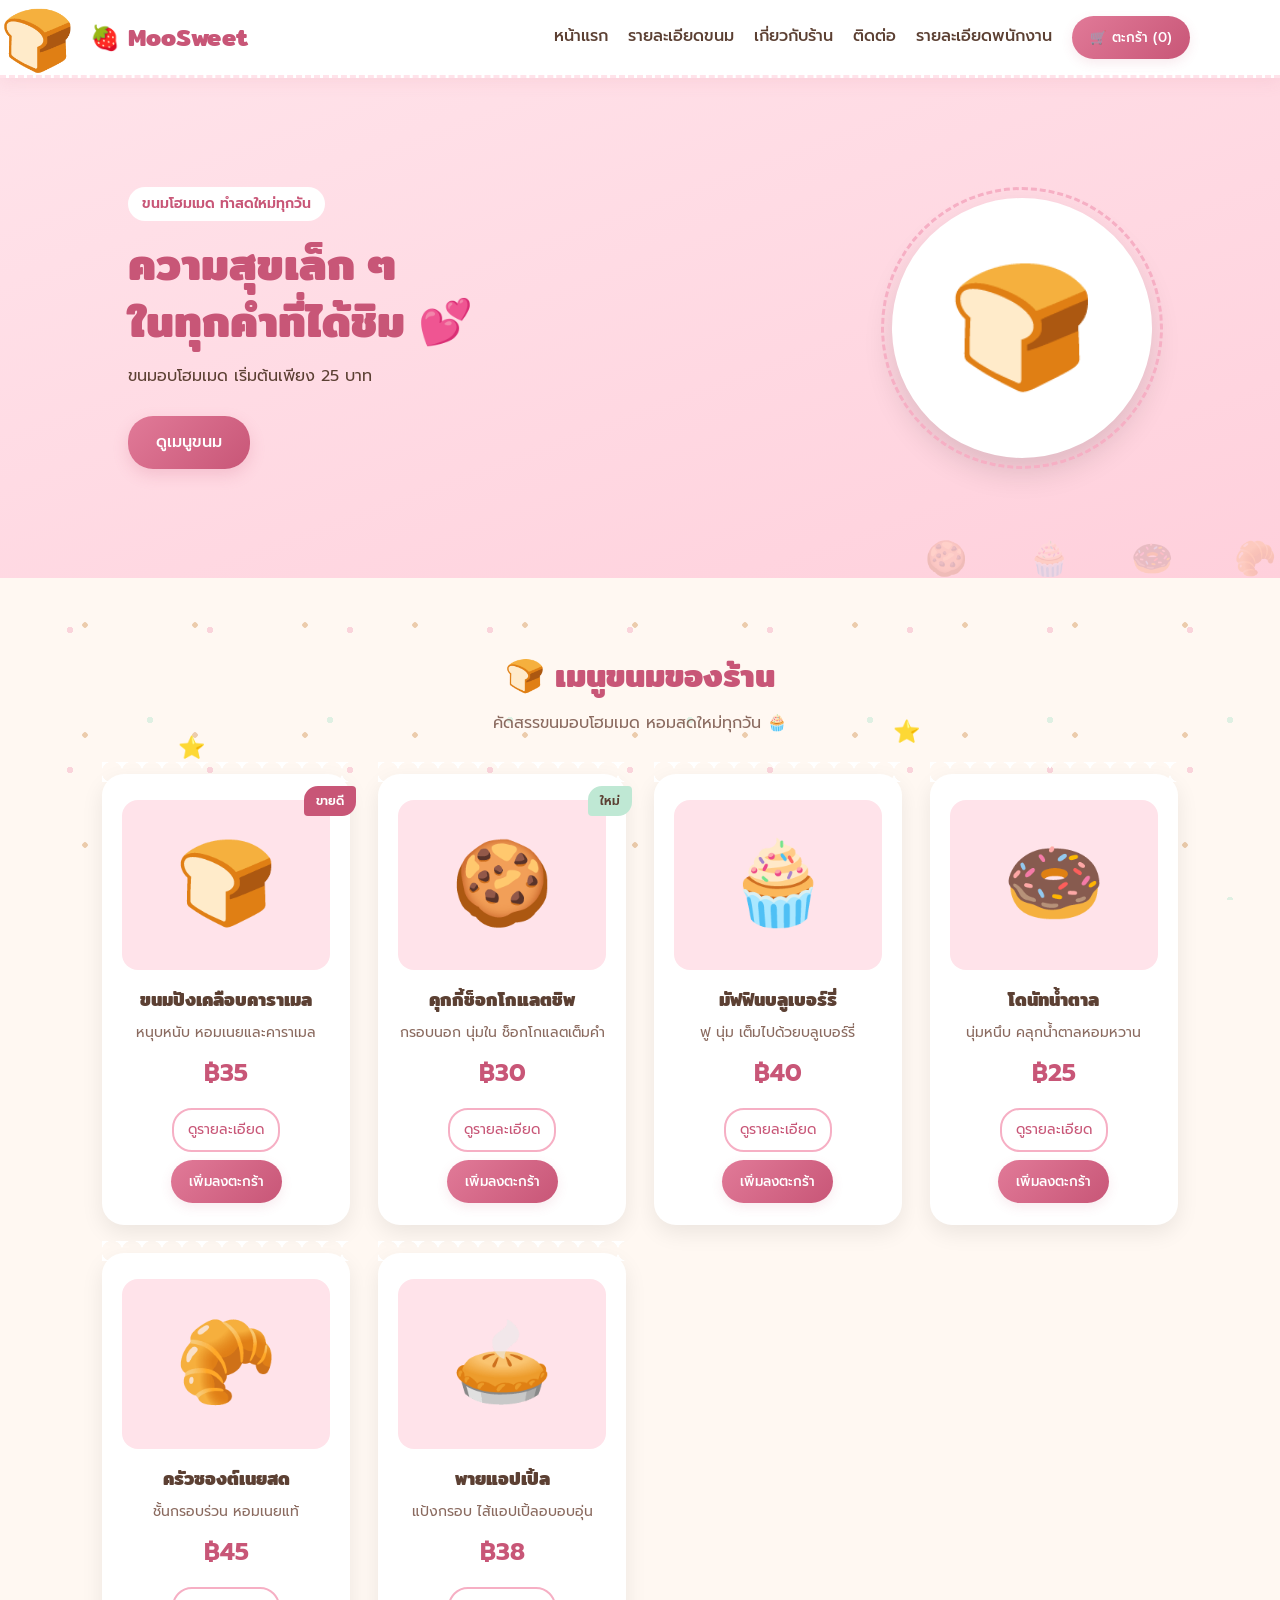
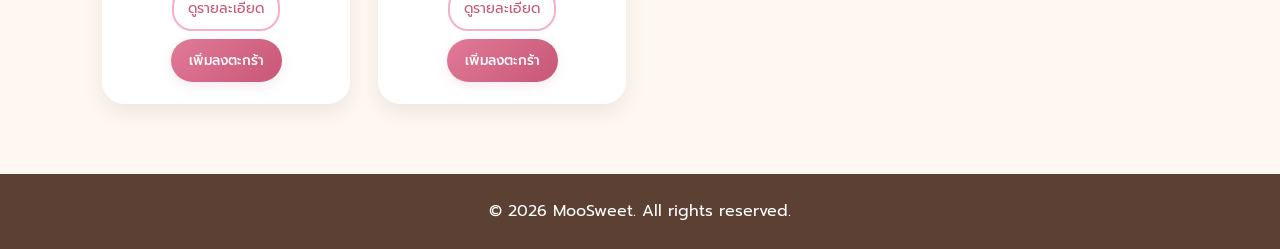
<file: index.html>
<!DOCTYPE html>
<html lang="th">
<head>
<meta charset="UTF-8">
<meta name="viewport" content="width=device-width, initial-scale=1.0">
<title>MooSweet</title>
<link rel="stylesheet" href="style.css">
</head>
<body>

<header>
  <nav class="navbar">
    <h1>MooSweet</h1>
    <div class="menu">
      <a href="index.html">หน้าแรก</a>
      <a href="detail.html">รายละเอียดขนม</a>
      <a href="about.html">เกี่ยวกับร้าน</a>
      <a href="contact.html">ติดต่อ</a>
      <a href="employees.html">รายละเอียดพนักงาน</a>
      <button onclick="showCart()">🛒 ตะกร้า (<span id="cartCount">0</span>)</button>
    </div>
  </nav>
</header>

<section class="hero">
  <div>
    <p class="tag">ขนมโฮมเมด ทำสดใหม่ทุกวัน</p>
    <h2>ความสุขเล็ก ๆ<br>ในทุกคำที่ได้ชิม 💕</h2>
    <p>ขนมอบโฮมเมด เริ่มต้นเพียง 25 บาท</p>
    <a class="main-btn" href="#products">ดูเมนูขนม</a>
  </div>
  <div class="hero-cake">🍞</div>
</section>

<section id="products" class="section">
  <h2>🍞 เมนูขนมของร้าน</h2>
  <p class="section-text">คัดสรรขนมอบโฮมเมด หอมสดใหม่ทุกวัน 🧁</p>
  <div class="product-grid" id="productGrid"></div>
</section>

<footer><p>© 2026 MooSweet. All rights reserved.</p></footer>

<div id="cartBox" class="cart-box">
  <button class="close" onclick="closeCart()">✕</button>
  <h2>🛒 ตะกร้าของฉัน</h2>
  <div id="cartItems">ยังไม่มีสินค้า</div>
  <h3>รวม: ฿<span id="cartTotal">0</span></h3>
  <button onclick="checkout()">ยืนยันการสั่งซื้อ</button>
</div>

<div class="stars-container"></div>
<div class="bread-icon">🍞</div>

<script src="script.js"></script>
</body>
</html>
</file>
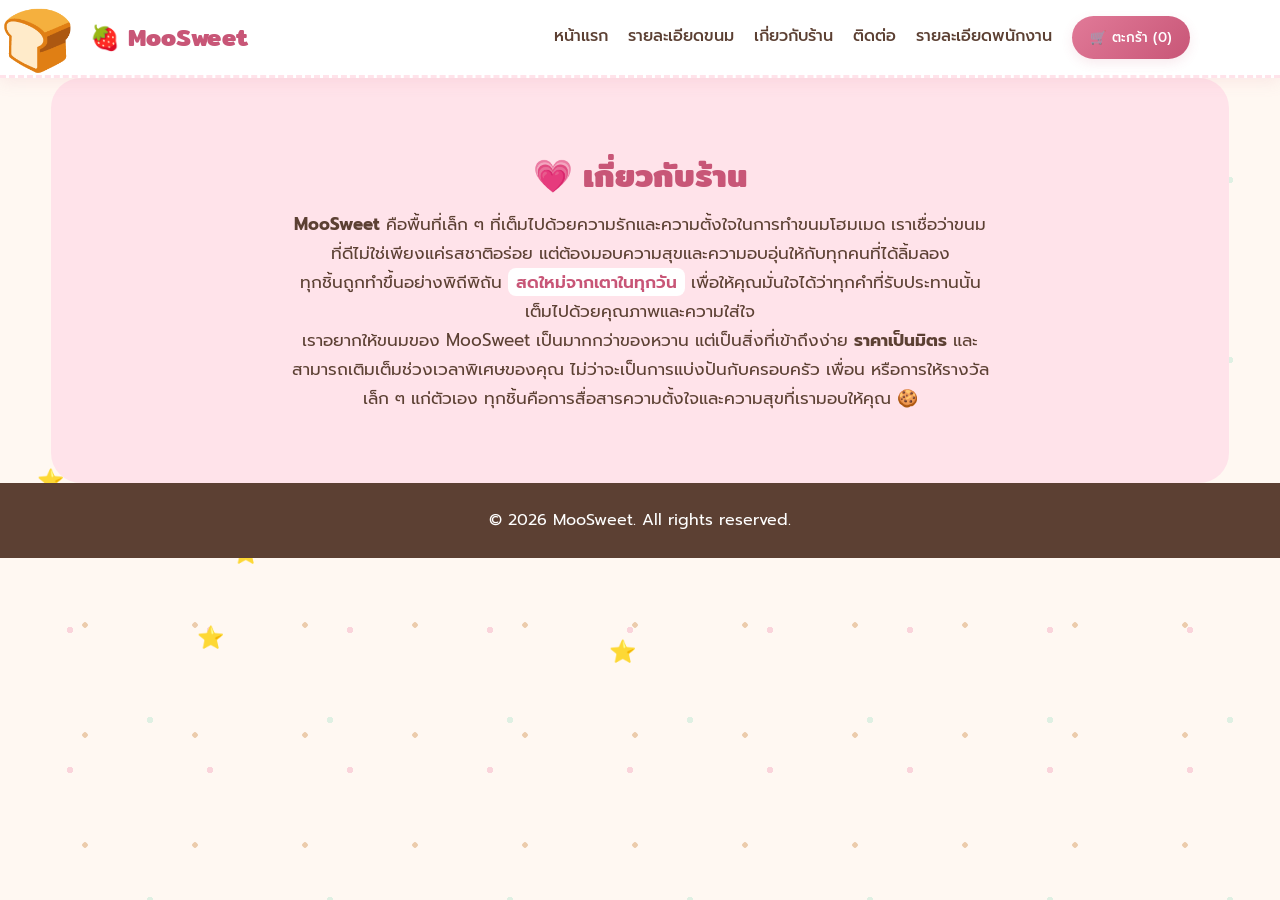
<file: about.html>
<!DOCTYPE html>
<html lang="th">
<head>
  <meta charset="UTF-8">
  <meta name="viewport" content="width=device-width, initial-scale=1.0">
  <title>MooSweet - เกี่ยวกับร้าน</title>
  <link rel="stylesheet" href="style.css">
</head>
<body>

<header>
  <nav class="navbar">
    <h1>MooSweet</h1>
    <div class="menu">
      <a href="index.html">หน้าแรก</a>
      <a href="detail.html">รายละเอียดขนม</a>
      <a href="about.html">เกี่ยวกับร้าน</a>
      <a href="contact.html">ติดต่อ</a>
      <a href="employees.html">รายละเอียดพนักงาน</a>
      <button onclick="showCart()">🛒 ตะกร้า (<span id="cartCount">0</span>)</button>
    </div>
  </nav>
</header>

<section id="about" class="about section">
  <h2>💗 เกี่ยวกับร้าน</h2>
  <p><strong>MooSweet</strong> คือพื้นที่เล็ก ๆ ที่เต็มไปด้วยความรักและความตั้งใจในการทำขนมโฮมเมด 
  เราเชื่อว่าขนมที่ดีไม่ใช่เพียงแค่รสชาติอร่อย แต่ต้องมอบความสุขและความอบอุ่นให้กับทุกคนที่ได้ลิ้มลอง</p>

  <p>ทุกชิ้นถูกทำขึ้นอย่างพิถีพิถัน <span class="highlight">สดใหม่จากเตาในทุกวัน</span> 
  เพื่อให้คุณมั่นใจได้ว่าทุกคำที่รับประทานนั้นเต็มไปด้วยคุณภาพและความใส่ใจ</p>

  <p>เราอยากให้ขนมของ MooSweet เป็นมากกว่าของหวาน แต่เป็นสิ่งที่เข้าถึงง่าย 
  <strong>ราคาเป็นมิตร</strong> และสามารถเติมเต็มช่วงเวลาพิเศษของคุณ 
  ไม่ว่าจะเป็นการแบ่งปันกับครอบครัว เพื่อน หรือการให้รางวัลเล็ก ๆ แก่ตัวเอง 
  ทุกชิ้นคือการสื่อสารความตั้งใจและความสุขที่เรามอบให้คุณ 🍪</p>

  
</section>


<footer><p>© 2026 MooSweet. All rights reserved.</p></footer>

<div id="cartBox" class="cart-box">
  <button class="close" onclick="closeCart()">✕</button>
  <h2>🛒 ตะกร้าของฉัน</h2>
  <div id="cartItems">ยังไม่มีสินค้า</div>
  <h3>รวม: ฿<span id="cartTotal">0</span></h3>
  <button onclick="checkout()">ยืนยันการสั่งซื้อ</button>
</div>

<div class="stars-container"></div>
<div class="bread-icon">🍞</div>

<script src="script.js"></script>
</body>
</html>
</file>
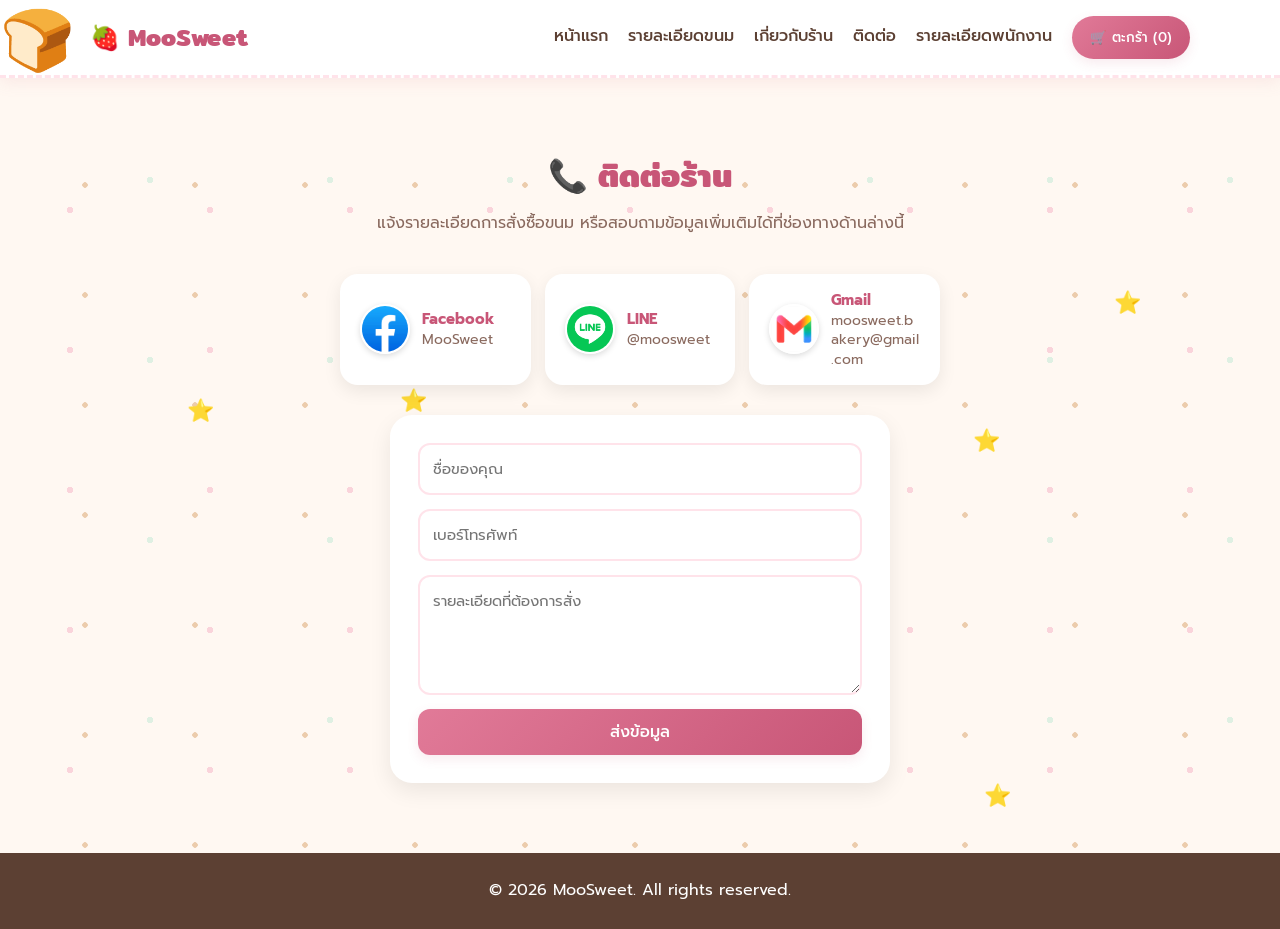
<file: contact.html>
<!DOCTYPE html>
<html lang="th">
<head>
  <meta charset="UTF-8">
  <meta name="viewport" content="width=device-width, initial-scale=1.0">
  <title>MooSweet - ติดต่อ</title>
  <link rel="stylesheet" href="style.css">
</head>
<body>

<header>
  <nav class="navbar">
    <h1>MooSweet</h1>
    <div class="menu">
      <a href="index.html">หน้าแรก</a>
      <a href="detail.html">รายละเอียดขนม</a>
      <a href="about.html">เกี่ยวกับร้าน</a>
      <a href="contact.html">ติดต่อ</a>
      <a href="employees.html">รายละเอียดพนักงาน</a>
      <button onclick="showCart()">🛒 ตะกร้า (<span id="cartCount">0</span>)</button>
    </div>
  </nav>
</header>

<section id="contact" class="contact section">
  <h2>📞 ติดต่อร้าน</h2>
  <p class="section-text">แจ้งรายละเอียดการสั่งซื้อขนม หรือสอบถามข้อมูลเพิ่มเติมได้ที่ช่องทางด้านล่างนี้</p>

  <div class="contact-links">
    <a href="" target="" class="contact-link contact-link--facebook">
      <img src="Facebook.jpg" alt="Profile Icon">
      <span class="contact-link-text">
        <strong>Facebook</strong>
        <span>MooSweet</span>
      </span>
    </a>
    <a href="" target="" class="contact-link contact-link--line">
      <img src="Line.jpg" alt="Profile Icon">
      <span class="contact-link-text">
        <strong>LINE</strong>
        <span>@moosweet</span>
      </span>
    </a>
    <a href="" class="contact-link contact-link--gmail">
      <img src="Gmail.jpg" alt="Profile Icon">
      <span class="contact-link-text">
        <strong>Gmail</strong>
        <span>moosweet.bakery@gmail.com</span>
      </span>
    </a>
  </div>

  <form onsubmit="submitOrder(event)">
    <input id="customerName" type="text" placeholder="ชื่อของคุณ" required>
    <input id="phone" type="tel" placeholder="เบอร์โทรศัพท์" required>
    <textarea id="message" placeholder="รายละเอียดที่ต้องการสั่ง"></textarea>
    <button type="submit">ส่งข้อมูล</button>
  </form>
</section>

<footer><p>© 2026 MooSweet. All rights reserved.</p></footer>

<div id="cartBox" class="cart-box">
  <button class="close" onclick="closeCart()">✕</button>
  <h2>🛒 ตะกร้าของฉัน</h2>
  <div id="cartItems">ยังไม่มีสินค้า</div>
  <h3>รวม: ฿<span id="cartTotal">0</span></h3>
  <button onclick="checkout()">ยืนยันการสั่งซื้อ</button>
</div>

<div class="stars-container"></div>
<div class="bread-icon">🍞</div>

<script src="script.js"></script>
</body>
</html>
</file>
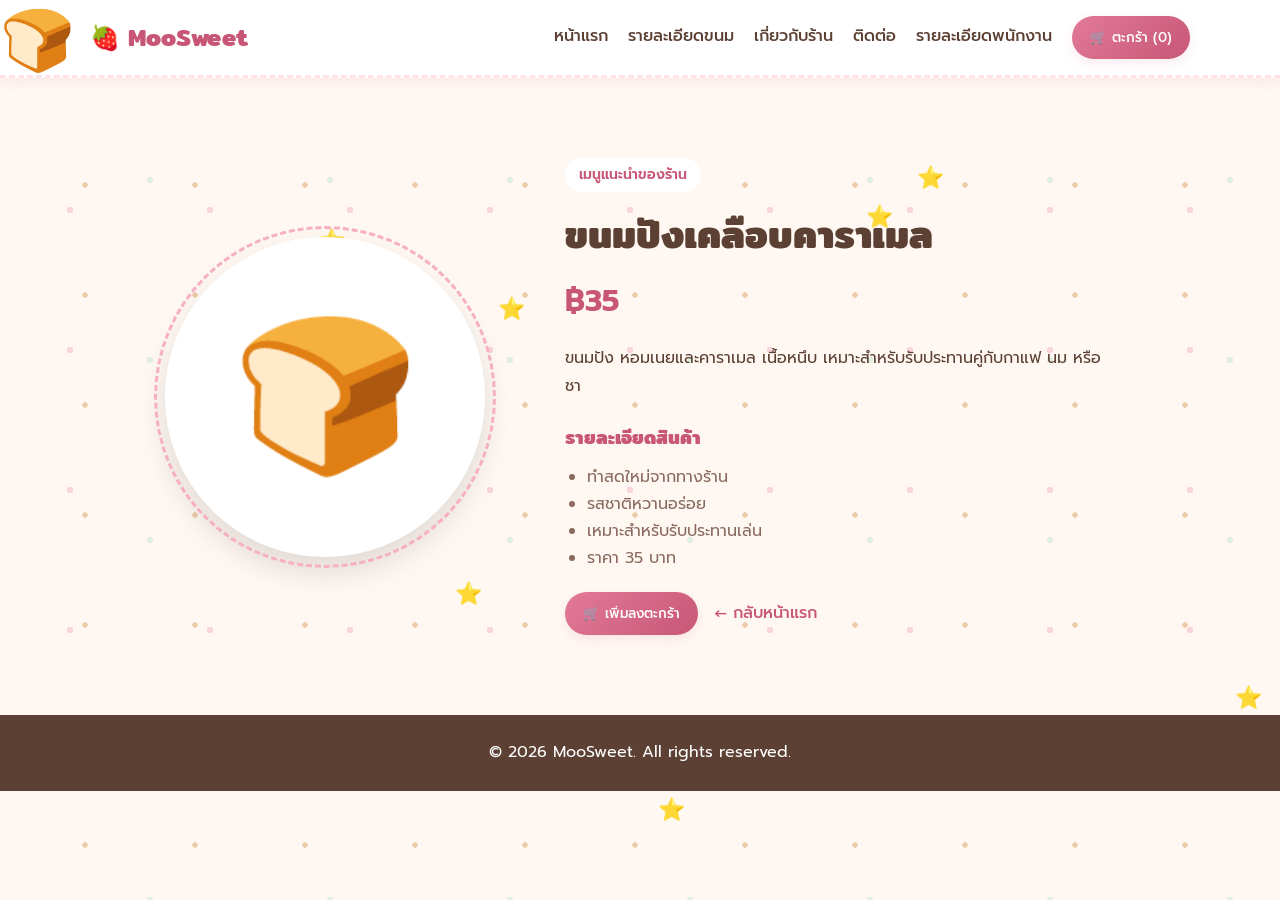
<file: detail.html>
<!DOCTYPE html>
<html lang="th">
<head>
  <meta charset="UTF-8">
  <meta name="viewport" content="width=device-width, initial-scale=1.0">
  <title>MooSweet - รายละเอียดขนม</title>
  <link rel="stylesheet" href="style.css">
</head>
<body>

<header>
  <nav class="navbar">
    <h1>MooSweet</h1>
    <div class="menu">
      <a href="index.html">หน้าแรก</a>
      <a href="detail.html">รายละเอียดขนม</a>
      <a href="about.html">เกี่ยวกับร้าน</a>
      <a href="contact.html">ติดต่อ</a>
      <a href="employees.html">รายละเอียดพนักงาน</a>
      <button onclick="showCart()">🛒 ตะกร้า (<span id="cartCount">0</span>)</button>
    </div>
  </nav>
</header>

<section class="detail-page" id="detailPage">

</section>

<footer><p>© 2026 MooSweet. All rights reserved.</p></footer>

<div id="cartBox" class="cart-box">
  <button class="close" onclick="closeCart()">✕</button>
  <h2>🛒 ตะกร้าของฉัน</h2>
  <div id="cartItems">ยังไม่มีสินค้า</div>
  <h3>รวม: ฿<span id="cartTotal">0</span></h3>
  <button onclick="checkout()">ยืนยันการสั่งซื้อ</button>
</div>

<div class="stars-container"></div>
<div class="bread-icon">🍞</div>

<script src="script.js"></script>
</body>
</html>
</file>
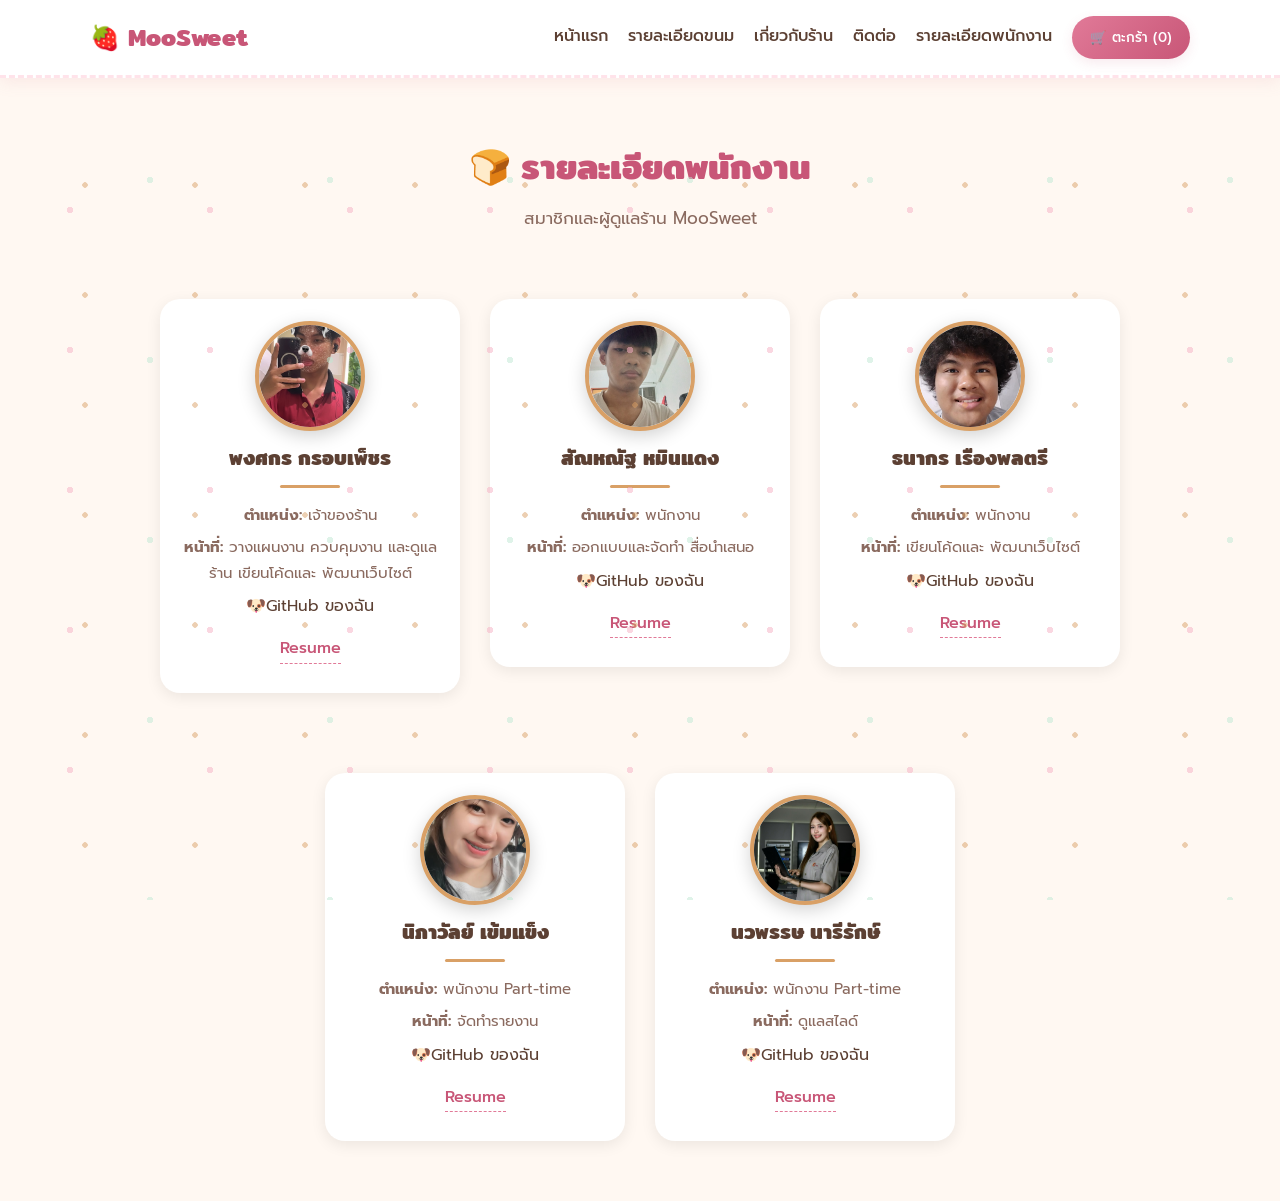
<file: employees.html>
<!DOCTYPE html>
<html lang="th">
<head>

    <meta charset="UTF-8">
    <meta name="viewport" content="width=device-width, initial-scale=1.0">
    <title>Document</title>
    <link rel="stylesheet" href="style.css">
    <nav class="navbar">
<h1>MooSweet</h1>
<div class="menu">
<a href="index.html">หน้าแรก</a>
<a href="detail.html">รายละเอียดขนม</a>
<a href="about.html">เกี่ยวกับร้าน</a>
<a href="contact.html">ติดต่อ</a>
<a href="employees.html">รายละเอียดพนักงาน</a>
<button onclick="showCart()">🛒 ตะกร้า (<span id="cartCount">0</span>)</button>
</div>
</nav>
    <!-- =========================
         EMPLOYEES
    ========================== -->

    <main>

        <section class="employees-section">

            <h2>🍞 รายละเอียดพนักงาน</h2>

            <p class="employees-intro">
                สมาชิกและผู้ดูแลร้าน MooSweet
            </p>


            <!-- กล่องสมาชิก -->

            <div class="employees-grid">


                <!-- =====================
                     คนที่ 1
                ====================== -->

                <div class="employee-card">
                
                       
            
                    <div class="employee-info">

                        <div class="employee-icon">
                           <img src="member1.jpg.jpg" alt="Pongsakorn">
                        </div>

                        <h3>
                            พงศกร กรอบเพ็ชร
                        </h3>

                        <div class="employee-line"></div>

                        <p>
                            <strong>ตำแหน่ง:</strong>
                            เจ้าของร้าน
                        </p>

                        <p>
                            <strong>หน้าที่:</strong>
                            วางแผนงาน ควบคุมงาน
                            และดูแลร้าน เขียนโค้ดและ
                            พัฒนาเว็บไซต์
                        </p>
                        🐶GitHub ของฉัน
                        </p> 
                        <a href="https://pongsakornmoo151101-dev.github.io/Resume-by-MOOWAN/" target="_blank">Resume</a>
                        
                        </p>
                        

                    </div>

                </div>


                <!-- =====================
                     คนที่ 2
                ====================== -->
<div class="employee-card">
                
                       
            
                    <div class="employee-info">

                        <div class="employee-icon">
                           <img src="member2.jpg" alt="SANHANAT">
                        </div>

                        <h3>
                           สัณหณัฐ หมินแดง
                        </h3>

                        <div class="employee-line"></div>

                        <p>
                            <strong>ตำแหน่ง:</strong>
                            พนักงาน
                        </p>

                        <p>
                            <strong>หน้าที่:</strong>
                            ออกแบบและจัดทำ
                            สื่อนำเสนอ
                        </p>
                    </p>
                        🐶GitHub ของฉัน
                        </p> 
                        <a href="https://euro551.github.io/resume/#skills" target="_blank">Resume</a>
                        
                        </p>
                    </div>

                </div>


                <!-- =====================
                     คนที่ 3
                ====================== -->

                <div class="employee-card">

                     <div class="employee-info">

                        <div class="employee-icon">
                           <img src="member3.jpg" alt="THANAKORN">
                        </div>

                        <h3>
                           ธนากร เรืองพลตรี
                        </h3>


                        <div class="employee-line"></div>

                        <p>
                            <strong>ตำแหน่ง:</strong>
                            พนักงาน
                        </p>

                        <p>
                            <strong>หน้าที่:</strong>
                            เขียนโค้ดและ
                            พัฒนาเว็บไซต์
                        </p>
                </p>
                        🐶GitHub ของฉัน
                         </p> 
                        <a href="https://resume-6840035581.onrender.com/" target="_blank">Resume</a>
                        
                        </p>
                    </div>

                </div>


                <!-- =====================
                     คนที่ 4
                ====================== -->

                <div class="employee-card">

                  <div class="employee-info">

                        <div class="employee-icon">
                           <img src="member4.jpg" alt="nipawan">
                        </div>

                        <h3>
                           นิภาวัลย์ เข้มแข็ง
                        </h3>


                        <div class="employee-line"></div>

                        <p>
                            <strong>ตำแหน่ง:</strong>
                            พนักงาน Part-time
                        </p>

                        <p>
                            <strong>หน้าที่:</strong>
                            จัดทำรายงาน
                        </p>
 </p>
                        🐶GitHub ของฉัน
                         </p> 
                        <a href="https://nipawan290949-rgb.github.io/Resume/" target="_blank">Resume</a>
                        
                        </p>
                    </div>

                </div>


                <!-- =====================
                     คนที่ 5
                ====================== -->

                <div class="employee-card">

                   
                  <div class="employee-info">

                        <div class="employee-icon">
                           <img src="member5.jpg" alt="navapus">
                        </div>

                        <h3>
                           นวพรรษ นารีรักษ์
                        </h3>



                        <div class="employee-line"></div>

                        <p>
                            <strong>ตำแหน่ง:</strong>
                            พนักงาน Part-time
                        </p>

                        <p>
                            <strong>หน้าที่:</strong>
                            
                        ดูแลสไลด์
                        </p>
                        🐶GitHub ของฉัน
                         </p> 
                        <a href="https://sinvear8888-lang.github.io/Resume/" target="_blank">Resume</a>
                        
                        </p>
                    </div>

                </div>


            </div>

        </section>

    </main>


    <!-- =========================
         CART
    ========================== -->

    <div id="cartBox" class="cart-box">

        <button
            class="close"
            onclick="closeCart()"
        >
            ✕
        </button>

        <h2>
            🛒 ตะกร้าของฉัน
        </h2>

        <div id="cartItems">
            ยังไม่มีสินค้า
=======
  <meta charset="UTF-8">
  <meta name="viewport" content="width=device-width, initial-scale=1.0">
  <title>MooSweet - รายละเอียดพนักงาน</title>
  <link rel="stylesheet" href="style.css">
</head>
<body>

<header>
  <nav class="navbar">
    <h1>MooSweet</h1>
    <div class="menu">
      <a href="index.html">หน้าแรก</a>
      <a href="detail.html">รายละเอียดขนม</a>
      <a href="about.html">เกี่ยวกับร้าน</a>
      <a href="contact.html">ติดต่อ</a>
      <a href="employees.html">รายละเอียดพนักงาน</a>
      <button onclick="showCart()">🛒 ตะกร้า (<span id="cartCount">0</span>)</button>
    </div>
  </nav>
</header>

<main>
  <section class="employees-section">
    <h2>🍞 รายละเอียดพนักงาน</h2>
    <p class="employees-intro">สมาชิกและผู้ดูแลร้าน MooSweet</p>

    <div class="employees-grid">

      <!-- คนที่ 1 -->
      <div class="employee-card">
        <div class="employee-info">
          <div class="employee-icon">
            <img src="member1.jpg.jpg" alt="Pongsakorn" onerror="this.replaceWith('👤')">
          </div>
          <h3>พงศกร กรอบเพ็ชร</h3>
          <div class="employee-line"></div>
          <p><strong>ตำแหน่ง:</strong> เจ้าของร้าน</p>
          <p><strong>หน้าที่:</strong> วางแผนงาน ควบคุมงาน และดูแลร้าน</p>
          <p>🐶 GitHub ของฉัน</p>
          <a href="https://pongsakornmoo151101-dev.github.io/Resume-by-MOOWAN/" target="_blank">Resume</a>
>>>>>>> 1538239d002356f4fdceaca61f4be21234e1ffcc
        </div>
      </div>

      <!-- คนที่ 2 -->
      <div class="employee-card">
        <div class="employee-info">
          <div class="employee-icon">
            <img src="member2.jpg" alt="SANHANAT" onerror="this.replaceWith('👤')">
          </div>
          <h3>สัณหณัฐ หมินแดง</h3>
          <div class="employee-line"></div>
          <p><strong>ตำแหน่ง:</strong> สมาชิก</p>
          <p><strong>หน้าที่:</strong> ออกแบบและจัดทำสื่อนำเสนอ</p>
          <p>🐶 GitHub ของฉัน</p>
          <a href="https://euro551.github.io/resume/#skills" target="_blank">Resume</a>
        </div>
      </div>

      <!-- คนที่ 3 -->
      <div class="employee-card">
        <div class="employee-info">
          <div class="employee-icon">
            <img src="member3.jpg" alt="Thanakorn" onerror="this.replaceWith('👤')">
          </div>
          <h3>ธนากร เรืองพลตรี</h3>
          <div class="employee-line"></div>
          <p><strong>ตำแหน่ง:</strong> สมาชิก</p>
          <p><strong>หน้าที่:</strong> เขียนโค้ดและพัฒนาเว็บไซต์</p>
          <p>🐶 GitHub ของฉัน</p>
          <a href="https://resume-6840035581.onrender.com/" target="_blank">Resume</a>
        </div>
      </div>

      <!-- คนที่ 4 -->
      <div class="employee-card">
        <div class="employee-info">
          <div class="employee-icon">👤</div>
          <h3>สมาชิกคนที่ 4</h3>
          <div class="employee-line"></div>
          <p><strong>ตำแหน่ง:</strong> สมาชิก</p>
          <p><strong>หน้าที่:</strong> วิเคราะห์ข้อมูลและจัดทำรายงาน</p>
        </div>
      </div>

      <!-- คนที่ 5 -->
      <div class="employee-card">
        <div class="employee-info">
          <div class="employee-icon">👤</div>
          <h3>สมาชิกคนที่ 5</h3>
          <div class="employee-line"></div>
          <p><strong>ตำแหน่ง:</strong> สมาชิก</p>
          <p><strong>หน้าที่:</strong> นำเสนอผลงานและดูแลสไลด์</p>
        </div>
      </div>

    </div>
  </section>
</main>

<footer><p>© 2026 MooSweet. All rights reserved.</p></footer>

<div id="cartBox" class="cart-box">
  <button class="close" onclick="closeCart()">✕</button>
  <h2>🛒 ตะกร้าของฉัน</h2>
  <div id="cartItems">ยังไม่มีสินค้า</div>
  <h3>รวม: ฿<span id="cartTotal">0</span></h3>
  <button onclick="checkout()">ยืนยันการสั่งซื้อ</button>
</div>

<div class="stars-container"></div>
<div class="bread-icon">🍞</div>

<script src="script.js"></script>
</body>
</html>
</file>
<file: style.css>
@import url('https://fonts.googleapis.com/css2?family=Mitr:wght@400;500;600;700&family=Prompt:wght@300;400;500;600&display=swap');

:root {
  --cream: #fff8f2;
  --pink-soft: #ffe3ea;
  --pink: #f6afc4;
  --rose: #e17a98;
  --rose-deep: #c85677;
  --caramel: #d9a066;
  --mint: #bfe8d4;
  --brown: #5c4033;
  --brown-soft: #8a6a5f;
  --white: #ffffff;
}

* {
  box-sizing: border-box;
  margin: 0;
  padding: 0;
  scroll-behavior: smooth
}

body {
  font-family: 'Prompt', 'Tahoma', sans-serif;
  background: var(--cream);
  color: var(--brown);
  line-height: 1.7;
  position: relative;
  z-index: 1;
  overflow-x: hidden;
}

body::before {
  content: "";
  position: fixed;
  inset: 0;
  z-index: 0;
  pointer-events: none;
  opacity: .5;
  background-image:
    radial-gradient(var(--pink) 3px, transparent 3.5px),
    radial-gradient(var(--mint) 3px, transparent 3.5px),
    radial-gradient(var(--caramel) 2.5px, transparent 3px);
  background-size: 140px 140px, 180px 180px, 110px 110px;
  background-position: 0 0, 60px 90px, 30px 130px;
}

h1, h2, h3 {
  font-family: 'Mitr', 'Tahoma', sans-serif;
}

.navbar {
  background: var(--white);
  display: flex;
  justify-content: space-between;
  align-items: center;
  padding: 16px 7%;
  box-shadow: 0 4px 16px #d9748a1f;
  position: sticky;
  top: 0;
  z-index: 100;
  border-bottom: 3px dashed var(--pink-soft);
}

.navbar h1 {
  color: var(--rose-deep);
  font-size: 24px;
  letter-spacing: .5px;
}

.navbar h1::before {
  content: "🍓 ";
}

.menu {
  display: flex;
  align-items: center;
  gap: 20px;
  flex-wrap: wrap;
}

.menu a {
  color: var(--brown);
  text-decoration: none;
  font-weight: 500;
  position: relative;
  padding-bottom: 2px;
}

.menu a::after {
  content: "";
  position: absolute;
  left: 0; bottom: -3px;
  width: 0%;
  height: 2px;
  background: var(--rose);
  transition: width .25s ease;
}

.menu a:hover {
  color: var(--rose-deep);
}

.menu a:hover::after {
  width: 100%;
}

.menu button,
.product-card button,
.contact button,
.cart-box > button:last-child,
.detail-buttons button {
  border: 0;
  background: linear-gradient(135deg, var(--rose) 0%, var(--rose-deep) 100%);
  color: #fff;
  padding: 11px 18px;
  border-radius: 30px;
  cursor: pointer;
  font-family: 'Prompt', sans-serif;
  font-weight: 500;
  box-shadow: 0 4px 12px #c856771f;
  transition: transform .2s ease, box-shadow .2s ease;
}

.menu button:hover,
.product-card button:hover,
.contact button:hover,
.cart-box > button:last-child:hover,
.detail-buttons button:hover {
  transform: translateY(-2px) scale(1.04);
  box-shadow: 0 8px 18px #c8567733;
}

.hero {
  min-height: 500px;
  display: flex;
  justify-content: space-between;
  align-items: center;
  padding: 70px 10%;
  background: linear-gradient(160deg, var(--pink-soft) 0%, #ffd0dc 100%);
  position: relative;
  z-index: 90;
  overflow: hidden;
}

.hero::after {
  content: "🍪 🧁 🍩 🥐";
  position: absolute;
  bottom: -10px;
  right: -20px;
  font-size: 34px;
  opacity: .18;
  letter-spacing: 24px;
}

.hero h2 {
  font-size: 44px;
  line-height: 1.3;
  margin: 14px 0;
  color: var(--rose-deep);
}

.tag {
  color: var(--rose-deep);
  font-weight: 600;
  background: #fff;
  display: inline-block;
  padding: 5px 14px;
  border-radius: 20px;
  font-size: 14px;
}

.hero-cake,
.detail-image {
  width: 260px;
  height: 260px;
  border-radius: 50%;
  background: #fff;
  display: flex;
  justify-content: center;
  align-items: center;
  font-size: 120px;
  box-shadow: 0 15px 30px #0000001f;
  border: 6px solid #fff;
  outline: 3px dashed var(--pink);
  outline-offset: 8px;
  animation: bob 3.5s ease-in-out infinite;
}

@keyframes bob {
  0%, 100% { transform: translateY(0) rotate(-2deg); }
  50% { transform: translateY(-12px) rotate(2deg); }
}

.main-btn {
  display: inline-block;
  margin-top: 25px;
  padding: 13px 28px;
  background: linear-gradient(135deg, var(--rose) 0%, var(--rose-deep) 100%);
  color: #fff;
  text-decoration: none;
  border-radius: 25px;
  font-weight: 500;
  box-shadow: 0 6px 16px #c8567733;
  transition: transform .2s ease;
}

.main-btn:hover {
  transform: translateY(-3px) scale(1.03);
}

.section {
  padding: 70px 8%;
  text-align: center;
  position: relative;
  z-index: 80;
}

.section h2 {
  font-size: 32px;
  margin-bottom: 8px;
  color: var(--rose-deep);
}

.section-text {
  margin-bottom: 36px;
  color: var(--brown-soft);
}

.product-grid {
  display: grid;
  grid-template-columns: repeat(auto-fit, minmax(220px, 1fr));
  gap: 28px;
  max-width: 1100px;
  margin: auto;
}

.product-card {
  background: #fff;
  padding: 26px 20px 22px;
  border-radius: 22px;
  box-shadow: 0 8px 22px #00000014;
  position: relative;
  text-align: center;
  transition: transform .25s ease, box-shadow .25s ease;
}

.product-card::before {
  content: "";
  position: absolute;
  top: -12px; left: 0; right: 0; height: 20px;
  background-image: radial-gradient(circle at 10px 10px, transparent 10px, #fff 10.5px);
  background-size: 20px 20px;
  background-repeat: repeat-x;
}

.product-card:hover {
  transform: translateY(-6px);
  box-shadow: 0 16px 30px #00000022;
}

.badge {
  position: absolute;
  top: 12px;
  right: -6px;
  font-size: 12px;
  font-weight: 600;
  padding: 5px 12px;
  border-radius: 14px 4px 14px 4px;
  color: #fff;
  z-index: 2;
}

.badge-best { background: var(--rose-deep); }
.badge-new { background: var(--mint); color: var(--brown); }

.product-img {
  height: 170px;
  border-radius: 16px;
  background: var(--pink-soft);
  display: flex;
  justify-content: center;
  align-items: center;
  font-size: 82px;
  margin-bottom: 15px;
}

.product-card h3 {
  font-size: 18px;
  color: var(--brown);
}

.product-card p {
  color: var(--brown-soft);
  font-size: 14px;
  margin: 6px 0;
}

.product-card strong {
  display: block;
  color: var(--rose-deep);
  font-size: 24px;
  margin: 8px 0 14px;
}

.card-buttons {
  display: flex;
  justify-content: center;
  gap: 8px;
  flex-wrap: wrap;
}

.detail-btn {
  color: var(--rose-deep);
  border: 2px solid var(--pink);
  padding: 8px 14px;
  border-radius: 20px;
  text-decoration: none;
  font-size: 14px;
  transition: background .2s ease;
}

.detail-btn:hover {
  background: var(--pink-soft);
}

.about {
  background: var(--pink-soft);
  border-radius: 30px;
  margin: 0 4%;
}

.about p {
  max-width: 700px;
  margin: auto;
  font-size: 17px;
}

.highlight {
  color: var(--rose-deep);
  font-weight: 600;
  background: #fff;
  padding: 1px 8px;
  border-radius: 8px;
}

.contact-links {
  display: flex;
  justify-content: center;
  flex-wrap: wrap;
  gap: 14px;
  max-width: 600px;
  margin: 0 auto 30px;
}

.contact-link {
  display: flex;
  align-items: center;
  gap: 12px;
  background: #fff;
  padding: 14px 18px;
  border-radius: 18px;
  box-shadow: 0 6px 18px #00000014;
  text-decoration: none;
  color: var(--brown);
  border: 2px solid transparent;
  transition: transform .2s ease, box-shadow .2s ease, border-color .2s ease;
  flex: 1 1 160px;
}

.contact-link:hover {
  transform: translateY(-4px);
  box-shadow: 0 12px 24px #00000022;
  border-color: var(--pink);
}

.contact-link-icon {
  font-size: 26px;
}

.contact-link-text {
  display: flex;
  flex-direction: column;
  text-align: left;
  font-size: 14px;
  line-height: 1.4;
}

.contact-link-text strong {
  color: var(--rose-deep);
  font-size: 15px;
}

.contact-link-text span {
  color: var(--brown-soft);
  word-break: break-word;
}

.contact-link--facebook:hover { border-color: #8fb8e8; }
.contact-link--line:hover { border-color: var(--mint); }
.contact-link--gmail:hover { border-color: var(--caramel); }

.contact form {
  max-width: 500px;
  margin: 20px auto 0;
  display: flex;
  flex-direction: column;
  gap: 14px;
  background: #fff;
  padding: 28px;
  border-radius: 22px;
  box-shadow: 0 8px 22px #00000014;
}

.contact input,
.contact textarea {
  padding: 13px;
  border: 2px solid var(--pink-soft);
  border-radius: 12px;
  font-size: 15px;
  font-family: 'Prompt', sans-serif;
  transition: border-color .2s ease;
}

.contact input:focus,
.contact textarea:focus {
  outline: none;
  border-color: var(--rose);
}

.contact textarea {
  height: 120px;
  resize: vertical;
}

.contact button {
  border-radius: 12px;
  font-size: 16px;
}

.detail-page {
  min-height: 550px;
  display: flex;
  justify-content: center;
  align-items: center;
  gap: 80px;
  padding: 80px 10%;
  position: relative;
  z-index: 85;
  flex-wrap: wrap;
}

.detail-image {
  width: 320px;
  height: 320px;
  font-size: 150px;
  flex-shrink: 0;
}

.detail-info {
  max-width: 550px;
}

.detail-info h2 {
  font-size: 38px;
  margin: 10px 0;
  color: var(--brown);
}

.price {
  color: var(--rose-deep);
  font-size: 30px;
  font-weight: 700;
  margin-bottom: 18px;
}

.detail-info h3 {
  margin-top: 22px;
  color: var(--rose-deep);
}

.detail-info ul {
  margin: 10px 0 20px 22px;
  color: var(--brown-soft);
}

.detail-buttons {
  display: flex;
  align-items: center;
  gap: 16px;
  flex-wrap: wrap;
}

.detail-buttons a {
  color: var(--rose-deep);
  text-decoration: none;
  font-weight: 500;
}

.employees-section {
  min-height: 100vh;
  padding: 60px 30px;
  text-align: center;
  background: var(--cream);
}

.employees-section h2 {
  font-size: 34px;
  margin-bottom: 8px;
  color: var(--rose-deep);
}

.employees-intro {
  margin-bottom: 46px;
  color: var(--brown-soft);
  font-size: 17px;
}

.employees-grid {
  max-width: 1100px;
  margin: auto;
  display: flex;
  flex-wrap: wrap;
  justify-content: center;
  gap: 60px 30px;
}

.employee-card {
  text-align: center;
  transition: transform 0.3s ease;
  flex: 0 1 300px;
}

.employee-info {
  max-width: 330px;
  margin: 20px auto 0;
  padding: 22px;
  background: white;
  border-radius: 20px;
  box-shadow: 0 4px 15px rgba(0,0,0,.08);
  transition: transform .3s ease;
}

.employee-card:hover .employee-info {
  transform: translateY(-5px);
}

.employee-icon {
  width: 110px;
  height: 110px;
  margin: 0 auto 10px;
  border-radius: 50%;
  overflow: hidden;
  border: 4px solid var(--caramel);
  background: white;
  display: flex;
  align-items: center;
  justify-content: center;
  font-size: 46px;
  box-shadow: 0 5px 18px rgba(0,0,0,.18);
  transition: transform .35s ease, box-shadow .35s ease;
}

.employee-card:hover .employee-icon {
  transform: scale(1.08);
  box-shadow: 0 10px 25px rgba(0,0,0,.25);
}

.employee-icon img {
  width: 100%;
  height: 100%;
  object-fit: cover;
}

.employee-info h3 {
  margin: 5px 0 10px;
  font-size: 20px;
  color: var(--brown);
}

.employee-line {
  width: 60px;
  height: 3px;
  margin: 0 auto 15px;
  background: var(--caramel);
  border-radius: 10px;
}

.employee-info p {
  margin: 7px 0;
  line-height: 1.7;
  font-size: 15px;
  color: var(--brown-soft);
}

.employee-info a {
  display: inline-block;
  margin-top: 8px;
  color: var(--rose-deep);
  font-weight: 500;
  text-decoration: none;
  border-bottom: 1px dashed var(--rose);
}

@media (max-width: 900px) {
  .employees-grid { gap: 45px 20px; }
  .employee-card { flex-basis: 260px; }
}

@media (max-width: 600px) {
  .employees-section { padding: 40px 15px; }
  .employees-section h2 { font-size: 27px; }
  .employees-grid { gap: 40px; }
  .employee-card { flex-basis: 100%; max-width: 320px; }
  .employee-icon { width: 90px; height: 90px; font-size: 38px; }
  .employee-info { max-width: 320px; }
}

footer {
  background: var(--brown);
  color: #fff;
  text-align: center;
  padding: 24px;
  position: relative;
  z-index: 70;
}

.cart-box {
  display: none;
  position: fixed;
  right: 20px;
  top: 90px;
  width: 340px;
  max-width: calc(100% - 40px);
  background: #fff;
  padding: 25px;
  border-radius: 22px;
  box-shadow: 0 14px 40px #0004;
  z-index: 200;
  border: 3px dashed var(--pink);
}

.cart-box h2 {
  color: var(--rose-deep);
  margin-bottom: 6px;
}

.cart-box .close {
  float: right;
  border: 0;
  background: none;
  font-size: 20px;
  cursor: pointer;
  color: var(--brown-soft);
}

.cart-item {
  padding: 10px 0;
  border-bottom: 1px dashed #eee;
  display: flex;
  justify-content: space-between;
  align-items: center;
  gap: 8px;
  font-size: 14px;
}

.cart-item button {
  border: 0;
  background: none;
  color: var(--rose-deep);
  cursor: pointer;
  font-size: 13px;
}

@keyframes cartPop {
  0% { transform: scale(1); }
  40% { transform: scale(1.35); }
  100% { transform: scale(1); }
}

.cart-pop {
  animation: cartPop .35s ease;
  display: inline-block;
}

.toast {
  position: fixed;
  left: 50%;
  bottom: 30px;
  transform: translateX(-50%) translateY(20px);
  background: #fff;
  color: var(--brown);
  padding: 14px 22px;
  border-radius: 18px;
  box-shadow: 0 10px 30px #00000030;
  border: 2px solid var(--pink);
  font-family: 'Prompt', sans-serif;
  font-size: 15px;
  z-index: 999;
  opacity: 0;
  transition: opacity .25s ease, transform .25s ease;
}

.toast.show {
  opacity: 1;
  transform: translateX(-50%) translateY(0);
}

@media (max-width: 800px) {
  .navbar { flex-direction: column; gap: 12px; }
  .menu { flex-wrap: wrap; justify-content: center; }
  .hero, .detail-page { flex-direction: column; text-align: center; gap: 40px; }
  .hero h2, .detail-info h2 { font-size: 32px; }
  .detail-image { width: 240px; height: 240px; font-size: 100px; }
}

@keyframes breadSwing {
  0% { transform: rotate(0deg); }
  25% { transform: rotate(5deg); }
  50% { transform: rotate(0deg); }
  75% { transform: rotate(-5deg); }
  100% { transform: rotate(0deg); }
}

.bread-icon {
  position: absolute;
  top: -10px;
  left: 0px;
  font-size: 60px;
  animation: breadSwing 2s infinite ease-in-out;
  transform-origin: center bottom;
  will-change: transform;
  z-index: 110;
}

.stars-container {
  position: fixed;
  top: 0; left: 0;
  width: 100%; height: 100%;
  pointer-events: none;
  z-index: 0;
}

.star {
  position: absolute;
  font-size: 22px;
  animation: twinkle 1.4s infinite;
  z-index: 0;
}

@keyframes twinkle {
  0%, 100% { opacity: .15; transform: scale(.8); }
  50% { opacity: .9; transform: scale(1.1); }
}

.section {
  animation: fadeIn .8s ease-in-out;
}

@keyframes fadeIn {
  from { opacity: 0; transform: translateY(15px); }
  to { opacity: 1; transform: translateY(0); }
}
.contact-link img {
  width: 50px;          
  height: 50px;         
  object-fit: cover;    
  border-radius: 50%;   
  border: 2px solid #fff; 
  box-shadow: 0 2px 6px rgba(0,0,0,0.15);
}
</file>
